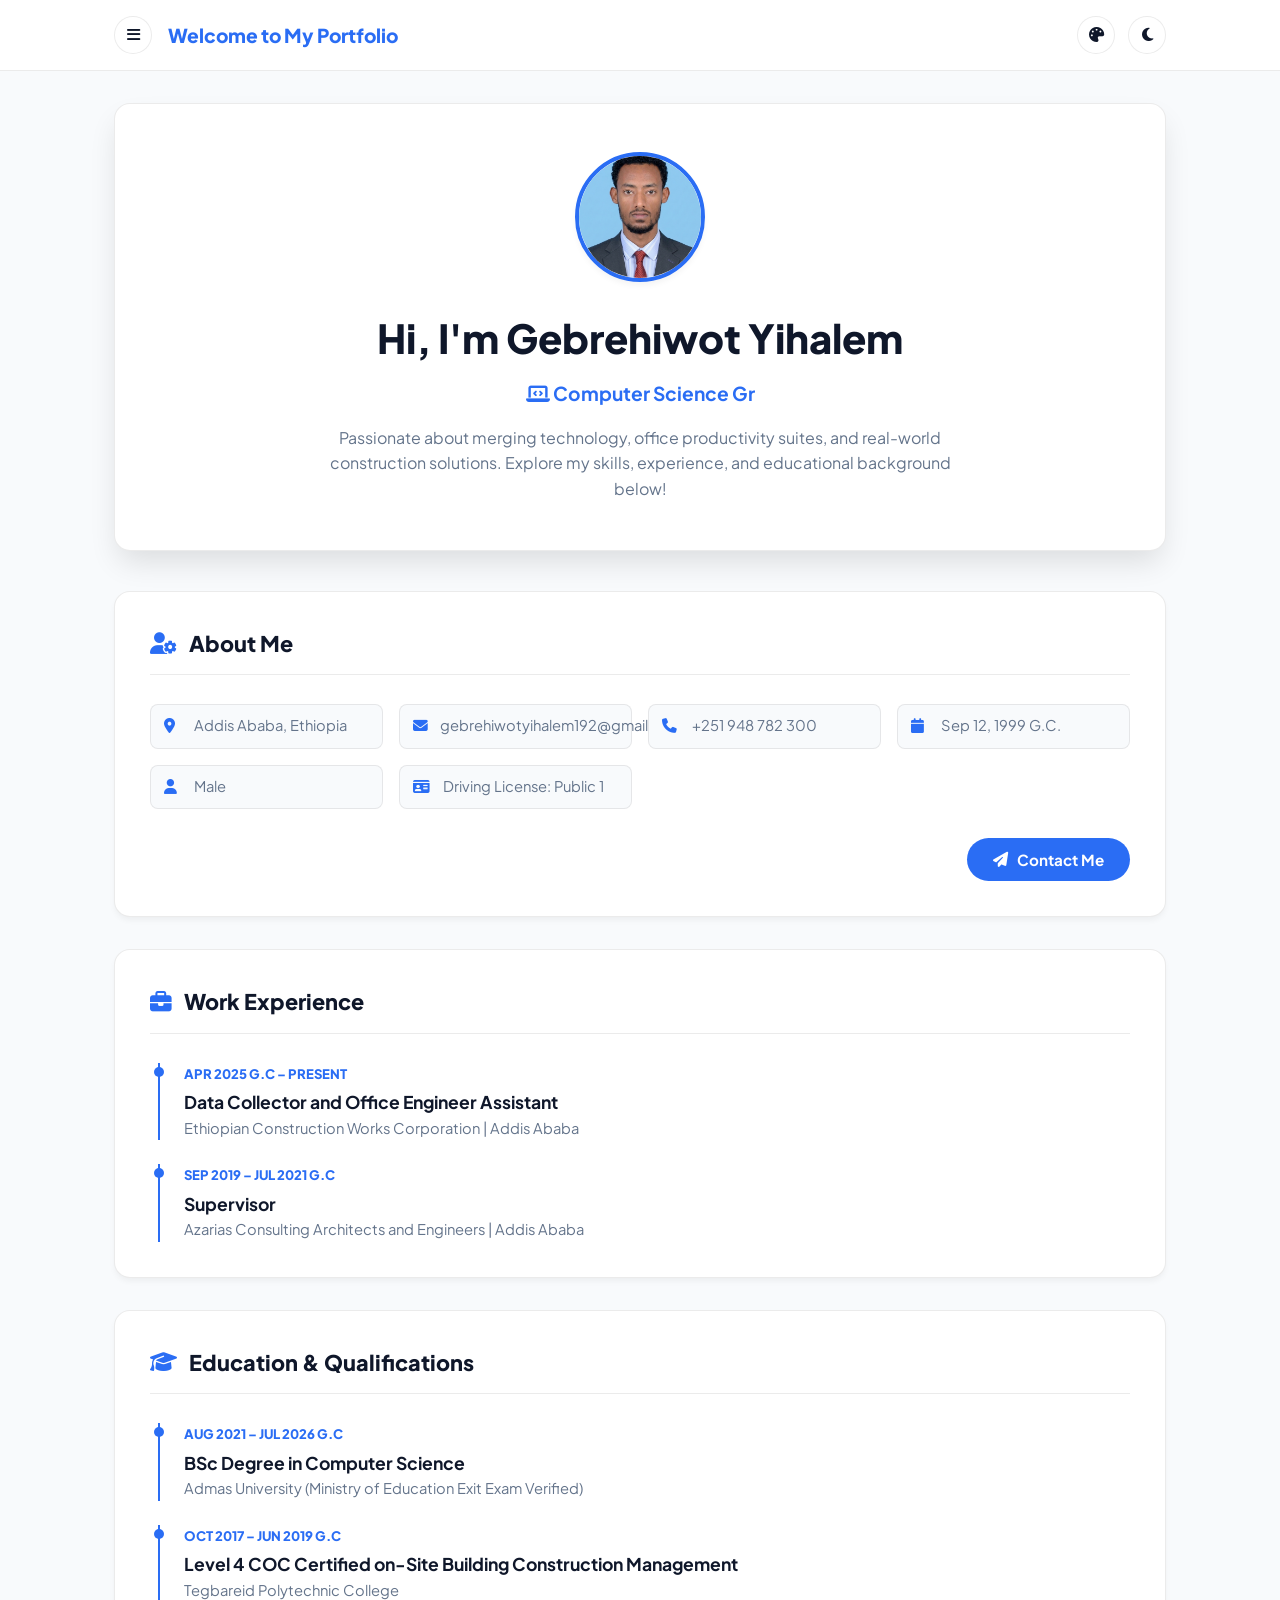
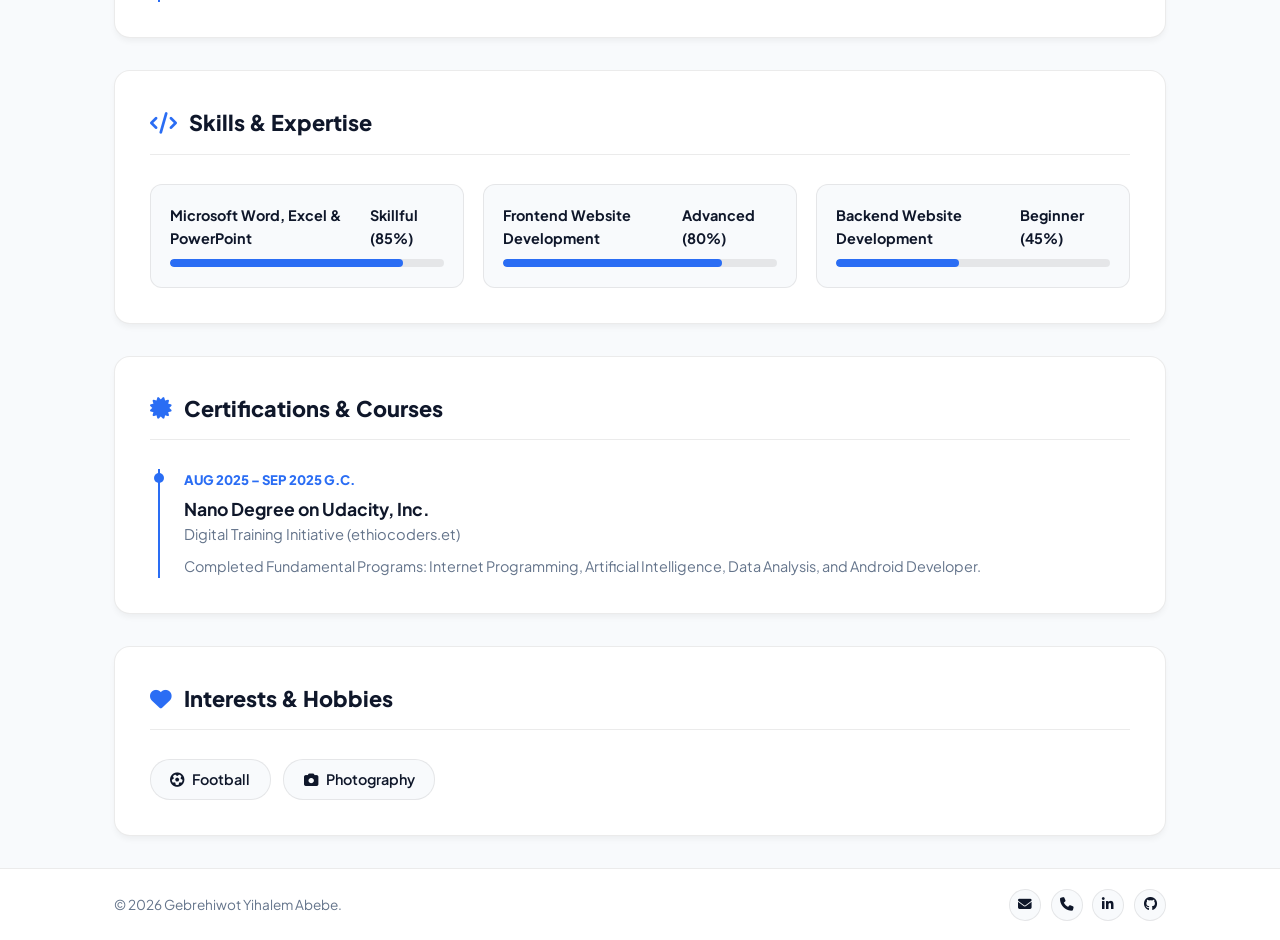
<file: index.html>
<!DOCTYPE html>
<html lang="en">
<head>
    <meta charset="UTF-8">
    <meta name="viewport" content="width=device-width, initial-scale=1.0">
    <title>Gebrehiwot Yihalem Abebe | Portfolio</title>
    <!-- External CSS -->
    <link rel="stylesheet" href="https://cdnjs.cloudflare.com/ajax/libs/font-awesome/6.4.0/css/all.min.css">
    <link href="https://fonts.googleapis.com/css2?family=Plus+Jakarta+Sans:wght@300;400;500;600;700;800&display=swap" rel="stylesheet">
    <link rel="stylesheet" href="style.css">
</head>
<body>
    
    <!-- Top Progress Bar -->
    <div class="scroll-progress" id="scrollProgress"></div>

    <!-- Floating Back to Top Button (Middle Screen) -->
    <button class="back-to-top" id="backToTop" title="Back to top"><i class="fa-solid fa-arrow-up"></i></button>

    <!-- Navbar -->
    <nav>
        <div class="nav-container">
            <!-- Left Header Group: Menu Icon + Logo -->
            <div class="nav-left">
                <div class="menu-dropdown">
                    <button class="dots-btn" id="dotsBtn" title="Menu">
                        <i class="fa-solid fa-bars"></i>
                    </button>
                    <ul class="nav-links" id="navLinks">
                        <li><a href="#home" class="active"><i class="fa-solid fa-house"></i> Home</a></li>
                        <li><a href="#about"><i class="fa-solid fa-user-gear"></i> About</a></li>
                        <li><a href="#experience"><i class="fa-solid fa-briefcase"></i> Experience</a></li>
                        <li><a href="#education"><i class="fa-solid fa-graduation-cap"></i> Education</a></li>
                        <li><a href="#skills"><i class="fa-solid fa-code"></i> Skills</a></li>
                        <li><a href="#courses"><i class="fa-solid fa-certificate"></i> Courses</a></li>
                    </ul>
                </div>
                <a href="#home" class="logo">
                    Welcome to My Portfolio
                </a>
            </div>

            <!-- Right Header Group: Theme Controls -->
            <div class="nav-controls">
                <button class="color-picker-btn" id="colorPickerBtn" title="Randomize Accent Color">
                    <i class="fa-solid fa-palette"></i>
                </button>

                <button class="theme-toggle" id="themeToggle" title="Toggle Light/Dark Mode">
                    <i class="fa-solid fa-moon"></i>
                </button>
            </div>
        </div>
    </nav>

    <div class="container">
        <!-- Home / Welcome Screen -->
        <section id="home" class="hero">
            <div class="hero-avatar">
                <img src="profile.jpg" alt="Gebrehiwot Yihalem" onerror="this.src='https://via.placeholder.com/130?text=GYA'">
            </div>
            <div class="hero-content">
                <h1>Hi, I'm Gebrehiwot Yihalem</h1>
                <h3><i class="fa-solid fa-laptop-code"></i>&nbsp;<span id="typewriterText"></span></h3>
                <p class="welcome-desc">
                    Passionate about merging technology, office productivity suites, and real-world construction solutions. Explore my skills, experience, and educational background below!
                </p>
            </div>
        </section>

        <!-- About Section -->
        <section id="about" class="section">
            <h2 class="section-title"><i class="fa-solid fa-user-gear"></i> About Me</h2>
            <div class="about-details">
                <div class="info-grid">
                    <div class="info-item"><i class="fa-solid fa-location-dot"></i> Addis Ababa, Ethiopia</div>
                    <div class="info-item"><i class="fa-solid fa-envelope"></i> gebrehiwotyihalem192@gmail.com</div>
                    <div class="info-item"><i class="fa-solid fa-phone"></i> +251 948 782 300</div>
                    <div class="info-item"><i class="fa-solid fa-calendar"></i> Sep 12, 1999 G.C.</div>
                    <div class="info-item"><i class="fa-solid fa-user"></i> Male</div>
                    <div class="info-item"><i class="fa-solid fa-id-card"></i> Driving License: Public 1</div>
                </div>
                <div class="about-actions">
                    <button class="btn btn-primary" id="openContact"><i class="fa-solid fa-paper-plane"></i> Contact Me</button>
                </div>
            </div>
        </section>

        <!-- Experience -->
        <section id="experience" class="section">
            <h2 class="section-title"><i class="fa-solid fa-briefcase"></i> Work Experience</h2>
            <div class="timeline-item">
                <div class="timeline-meta">Apr 2025 g.c – Present</div>
                <div class="timeline-title">Data Collector and Office Engineer Assistant</div>
                <div class="timeline-sub">Ethiopian Construction Works Corporation | Addis Ababa</div>
            </div>
            <div class="timeline-item">
                <div class="timeline-meta">Sep 2019 – Jul 2021 g.c</div>
                <div class="timeline-title">Supervisor</div>
                <div class="timeline-sub">Azarias Consulting Architects and Engineers | Addis Ababa</div>
            </div>
        </section>

        <!-- Education -->
        <section id="education" class="section">
            <h2 class="section-title"><i class="fa-solid fa-graduation-cap"></i> Education & Qualifications</h2>
            <div class="timeline-item">
                <div class="timeline-meta">Aug 2021 – Jul 2026 g.c</div>
                <div class="timeline-title">BSc Degree in Computer Science</div>
                <div class="timeline-sub">Admas University (Ministry of Education Exit Exam Verified)</div>
            </div>
            <div class="timeline-item">
                <div class="timeline-meta">Oct 2017 – Jun 2019 g.c</div>
                <div class="timeline-title">Level 4 COC Certified on-Site Building Construction Management</div>
                <div class="timeline-sub">Tegbareid Polytechnic College</div>
            </div>
        </section>

        <!-- Skills -->
        <section id="skills" class="section">
            <h2 class="section-title"><i class="fa-solid fa-code"></i> Skills & Expertise</h2>
            <div class="skills-container">
                <div class="skill-card">
                    <div class="skill-info"><span>Microsoft Word, Excel & PowerPoint</span><span>Skillful (85%)</span></div>
                    <div class="progress-bar"><div class="progress-fill" data-progress="85%"></div></div>
                </div>
                <div class="skill-card">
                    <div class="skill-info"><span>Frontend Website Development</span><span>Advanced (80%)</span></div>
                    <div class="progress-bar"><div class="progress-fill" data-progress="80%"></div></div>
                </div>
                <div class="skill-card">
                    <div class="skill-info"><span>Backend Website Development</span><span>Beginner (45%)</span></div>
                    <div class="progress-bar"><div class="progress-fill" data-progress="45%"></div></div>
                </div>
            </div>
        </section>

        <!-- Courses -->
        <section id="courses" class="section">
            <h2 class="section-title"><i class="fa-solid fa-certificate"></i> Certifications & Courses</h2>
            <div class="timeline-item">
                <div class="timeline-meta">Aug 2025 – Sep 2025 g.c.</div>
                <div class="timeline-title">Nano Degree on Udacity, Inc.</div>
                <div class="timeline-sub">Digital Training Initiative (ethiocoders.et)</div>
                <p style="margin-top: 0.5rem; color: var(--text-muted); font-size: 0.9rem;">
                    Completed Fundamental Programs: Internet Programming, Artificial Intelligence, Data Analysis, and Android Developer.
                </p>
            </div>
        </section>

        <!-- Interests -->
        <section class="section">
            <h2 class="section-title"><i class="fa-solid fa-heart"></i> Interests & Hobbies</h2>
            <div class="interests-tags">
                <div class="tag"><i class="fa-solid fa-futbol"></i> Football</div>
                <div class="tag"><i class="fa-solid fa-camera"></i> Photography</div>
            </div>
        </section>
    </div>

    <!-- Contact Modal -->
    <div class="modal" id="contactModal">
        <div class="modal-content">
            <span class="close-btn" id="closeContact">&times;</span>
            <h2>Send a Message</h2>
            <form class="contact-form" id="contactForm">
                <div class="form-group"><label>Your Name</label><input type="text" required placeholder="John Doe"></div>
                <div class="form-group"><label>Your Email</label><input type="email" required placeholder="john@example.com"></div>
                <div class="form-group"><label>Message</label><textarea rows="4" required placeholder="Type your message..."></textarea></div>
                <button type="submit" class="btn btn-primary"><i class="fa-solid fa-paper-plane"></i> Send Message</button>
            </form>
        </div>
    </div>

    <!-- Footer Section -->
    <footer>
        <div class="footer-container">
            <p>&copy; <span id="currentYear"></span> Gebrehiwot Yihalem Abebe.</p>
            <div class="footer-socials">
                <a href="mailto:gebrehiwotyihalem192@gmail.com" class="social-icon" title="Email"><i class="fa-solid fa-envelope"></i></a>
                <a href="tel:+251948782300" class="social-icon" title="Phone"><i class="fa-solid fa-phone"></i></a>
                <a href="#" class="social-icon" title="LinkedIn"><i class="fa-brands fa-linkedin-in"></i></a>
                <a href="https://github.com/gebrehiwotyihalem" class="social-icon" title="GitHub"><i class="fa-brands fa-github"></i></a>
            </div>
        </div>
    </footer>

    <!-- External JavaScript -->
    <script src="script.js"></script>
</body>
</html>
</file>
<file: style.css>
:root {
    --hue: 220; 
    --primary: hsl(var(--hue), 90%, 56%);
    --primary-dark: hsl(var(--hue), 85%, 40%);
    --accent: hsl(calc(var(--hue) + 120), 90%, 55%);
    --bg-body: #f8fafc;
    --bg-card: #ffffff;
    --bg-glass: rgba(255, 255, 255, 0.9);
    --text-main: #0f172a;
    --text-muted: #64748b;
    --border: rgba(0, 0, 0, 0.08);
    --shadow-sm: 0 4px 6px -1px rgba(0, 0, 0, 0.05);
    --shadow-lg: 0 15px 30px -5px rgba(0, 0, 0, 0.12);
    --radius: 16px;
    --transition: all 0.3s ease;
}

[data-theme="dark"] {
    --bg-body: #090d16;
    --bg-card: #131b2e;
    --bg-glass: rgba(19, 27, 46, 0.9);
    --text-main: #f8fafc;
    --text-muted: #94a3b8;
    --border: rgba(255, 255, 255, 0.08);
    --shadow-sm: 0 4px 6px -1px rgba(0, 0, 0, 0.4);
    --shadow-lg: 0 15px 35px -5px rgba(0, 0, 0, 0.6);
}

* {
    box-sizing: border-box;
    margin: 0;
    padding: 0;
    font-family: 'Plus Jakarta Sans', sans-serif;
    scroll-behavior: smooth;
}

body {
    background-color: var(--bg-body);
    color: var(--text-main);
    line-height: 1.6;
    transition: background-color 0.4s ease, color 0.4s ease;
}

/* Scroll Progress Bar */
.scroll-progress {
    position: fixed;
    top: 0;
    left: 0;
    height: 4px;
    background: linear-gradient(90deg, var(--primary), var(--accent));
    width: 0%;
    z-index: 9999;
    transition: width 0.1s ease;
}

/* Navigation */
nav {
    background: var(--bg-glass);
    backdrop-filter: blur(12px);
    position: sticky;
    top: 0;
    z-index: 1000;
    border-bottom: 1px solid var(--border);
}

.nav-container {
    max-width: 1100px;
    margin: 0 auto;
    display: flex;
    justify-content: space-between;
    align-items: center;
    padding: 1rem 1.5rem;
}

.nav-left {
    display: flex;
    align-items: center;
    gap: 1rem;
}

.logo {
    font-size: 1.2rem;
    font-weight: 800;
    color: var(--primary);
    text-decoration: none;
}

.nav-controls {
    display: flex;
    align-items: center;
    gap: 0.8rem;
}

/* Dropdown menu (Left Aligned) */
.menu-dropdown {
    position: relative;
}

.dots-btn, .theme-toggle, .color-picker-btn {
    background: var(--bg-card);
    border: 1px solid var(--border);
    color: var(--text-main);
    width: 38px;
    height: 38px;
    border-radius: 50%;
    cursor: pointer;
    display: flex;
    align-items: center;
    justify-content: center;
    font-size: 0.95rem;
    transition: var(--transition);
}

.dots-btn:hover, .theme-toggle:hover, .color-picker-btn:hover {
    border-color: var(--primary);
    color: var(--primary);
    transform: scale(1.05);
}

.nav-links {
    display: none;
    position: absolute;
    left: 0;
    top: 48px;
    background: var(--bg-card);
    border: 1px solid var(--border);
    border-radius: var(--radius);
    box-shadow: var(--shadow-lg);
    list-style: none;
    padding: 0.5rem 0;
    min-width: 200px;
    z-index: 1001;
}

.nav-links.show {
    display: block;
}

.nav-links li a {
    display: flex;
    align-items: center;
    gap: 0.75rem;
    padding: 0.6rem 1.2rem;
    text-decoration: none;
    color: var(--text-muted);
    font-weight: 600;
    font-size: 0.95rem;
    transition: var(--transition);
}

.nav-links li a i {
    width: 18px;
    text-align: center;
}

.nav-links li a:hover, .nav-links li a.active {
    color: var(--primary);
    background: var(--bg-body);
}

/* Container & Sections */
.container {
    max-width: 1100px;
    margin: 2rem auto;
    padding: 0 1.5rem;
}

/* Hero / Profile View */
.hero {
    background: var(--bg-card);
    border-radius: var(--radius);
    padding: 3rem 2rem;
    display: flex;
    flex-direction: column;
    align-items: center;
    text-align: center;
    box-shadow: var(--shadow-lg);
    border: 1px solid var(--border);
    margin-bottom: 2.5rem;
}

.hero-avatar {
    width: 130px;
    height: 130px;
    margin-bottom: 1.5rem;
    border-radius: 50%;
    border: 4px solid var(--primary);
    overflow: hidden;
    box-shadow: var(--shadow-sm);
}

.hero-avatar img {
    width: 100%;
    height: 100%;
    object-fit: cover;
}

.hero-content h1 {
    font-size: 2.5rem;
    font-weight: 800;
    color: var(--text-main);
    margin-bottom: 0.5rem;
}

.hero-content h3 {
    font-size: 1.2rem;
    color: var(--primary);
    font-weight: 700;
    margin-bottom: 1rem;
}

.welcome-desc {
    max-width: 650px;
    margin: 0 auto;
    color: var(--text-muted);
    font-size: 1rem;
    line-height: 1.6;
}

/* About Section */
.about-details {
    width: 100%;
}

.about-actions {
    margin-top: 1.8rem;
    display: flex;
    justify-content: flex-end;
}

.info-grid {
    display: grid;
    grid-template-columns: repeat(auto-fit, minmax(220px, 1fr));
    gap: 1rem;
}

.info-item {
    display: flex;
    align-items: center;
    gap: 0.75rem;
    font-size: 0.92rem;
    color: var(--text-muted);
    padding: 0.6rem 0.8rem;
    border-radius: 8px;
    background: var(--bg-body);
    border: 1px solid var(--border);
}

.info-item i {
    color: var(--primary);
    width: 18px;
}

/* Buttons */
.btn {
    padding: 0.75rem 1.6rem;
    border-radius: 30px;
    font-weight: 700;
    font-size: 0.95rem;
    text-decoration: none;
    border: none;
    cursor: pointer;
    display: inline-flex;
    align-items: center;
    gap: 0.6rem;
    transition: var(--transition);
}

.btn-primary {
    background: var(--primary);
    color: #fff;
}

.btn-primary:hover {
    background: var(--primary-dark);
}

.section {
    background: var(--bg-card);
    border-radius: var(--radius);
    padding: 2.2rem;
    margin-bottom: 2rem;
    box-shadow: var(--shadow-sm);
    border: 1px solid var(--border);
    opacity: 0;
    transform: translateY(20px);
    transition: var(--transition);
}

.section.visible {
    opacity: 1;
    transform: translateY(0);
}

.section-title {
    font-size: 1.35rem;
    font-weight: 800;
    color: var(--text-main);
    border-bottom: 1px solid var(--border);
    padding-bottom: 0.8rem;
    margin-bottom: 1.8rem;
    display: flex;
    align-items: center;
    gap: 0.75rem;
}

.section-title i {
    color: var(--primary);
}

/* Timeline & Skills Views */
.timeline-item {
    border-left: 2px solid var(--primary);
    padding-left: 1.5rem;
    margin-left: 0.5rem;
    position: relative;
    margin-bottom: 1.5rem;
}

.timeline-item:last-child { 
    margin-bottom: 0; 
}

.timeline-item::before {
    content: '';
    position: absolute;
    left: -6px;
    top: 4px;
    width: 10px;
    height: 10px;
    border-radius: 50%;
    background: var(--primary);
}

.timeline-meta {
    font-size: 0.82rem;
    color: var(--primary);
    font-weight: 800;
    text-transform: uppercase;
    margin-bottom: 0.3rem;
}

.timeline-title {
    font-size: 1.1rem;
    font-weight: 700;
    color: var(--text-main);
}

.timeline-sub {
    font-size: 0.92rem;
    color: var(--text-muted);
}

.skills-container {
    display: grid;
    grid-template-columns: repeat(auto-fit, minmax(280px, 1fr));
    gap: 1.2rem;
}

.skill-card {
    background: var(--bg-body);
    padding: 1.2rem;
    border-radius: calc(var(--radius) - 4px);
    border: 1px solid var(--border);
}

.skill-info {
    display: flex;
    justify-content: space-between;
    margin-bottom: 0.6rem;
    font-weight: 700;
    font-size: 0.9rem;
}

.progress-bar {
    width: 100%;
    height: 8px;
    background: var(--border);
    border-radius: 10px;
    overflow: hidden;
}

.progress-fill {
    height: 100%;
    background: var(--primary);
    border-radius: 10px;
    width: 0%;
    transition: width 1.2s ease;
}

.interests-tags {
    display: flex;
    gap: 0.8rem;
    flex-wrap: wrap;
}

.tag {
    background: var(--bg-body);
    color: var(--text-main);
    padding: 0.5rem 1.2rem;
    border-radius: 20px;
    font-weight: 600;
    font-size: 0.9rem;
    display: flex;
    align-items: center;
    gap: 0.5rem;
    border: 1px solid var(--border);
}

/* Footer */
footer {
    background: var(--bg-card);
    border-top: 1px solid var(--border);
    padding: 1.2rem 0;
    margin-top: 2rem;
}

.footer-container {
    max-width: 1100px;
    margin: 0 auto;
    padding: 0 1.5rem;
    display: flex;
    justify-content: space-between;
    align-items: center;
    flex-wrap: wrap;
    gap: 1rem;
    font-size: 0.85rem;
    color: var(--text-muted);
}

.footer-socials {
    display: flex;
    gap: 0.6rem;
}

.social-icon {
    width: 32px;
    height: 32px;
    border-radius: 50%;
    background: var(--bg-body);
    border: 1px solid var(--border);
    color: var(--text-main);
    display: flex;
    align-items: center;
    justify-content: center;
    text-decoration: none;
    font-size: 0.85rem;
    transition: var(--transition);
}

.social-icon:hover {
    background: var(--primary);
    color: #fff;
    border-color: var(--primary);
}

/* Back to Top - Middle Screen Bottom Alignment */
.back-to-top {
    position: fixed;
    bottom: 2rem;
    left: 50%;
    transform: translateX(-50%) translateY(20px);
    width: 42px;
    height: 42px;
    background: var(--primary);
    color: #fff;
    border-radius: 50%;
    border: none;
    font-size: 1rem;
    cursor: pointer;
    box-shadow: var(--shadow-lg);
    opacity: 0;
    transition: var(--transition);
    z-index: 1000;
}

.back-to-top.visible {
    opacity: 1;
    transform: translateX(-50%) translateY(0);
}

.back-to-top:hover {
    background: var(--primary-dark);
    transform: translateX(-50%) translateY(-4px);
}

/* Contact Modal */
.modal {
    display: none;
    position: fixed;
    top: 0;
    left: 0;
    width: 100%;
    height: 100%;
    background: rgba(0, 0, 0, 0.5);
    z-index: 2000;
    align-items: center;
    justify-content: center;
}

.modal.active {
    display: flex;
}

.modal-content {
    background: var(--bg-card);
    border-radius: var(--radius);
    padding: 2rem;
    width: 90%;
    max-width: 480px;
    position: relative;
    border: 1px solid var(--border);
    box-shadow: var(--shadow-lg);
}

.close-btn {
    position: absolute;
    top: 1rem;
    right: 1.2rem;
    font-size: 1.4rem;
    cursor: pointer;
    color: var(--text-muted);
}

.contact-form {
    display: flex;
    flex-direction: column;
    gap: 1rem;
    margin-top: 1.2rem;
}

.form-group {
    display: flex;
    flex-direction: column;
    gap: 0.3rem;
}

.form-group input, .form-group textarea {
    padding: 0.75rem;
    border-radius: 8px;
    border: 1px solid var(--border);
    background: var(--bg-body);
    color: var(--text-main);
    outline: none;
    font-size: 0.95rem;
}

.form-group input:focus, .form-group textarea:focus {
    border-color: var(--primary);
}

@media (max-width: 768px) {
    .footer-container {
        flex-direction: column;
        text-align: center;
    }
}
</file>
